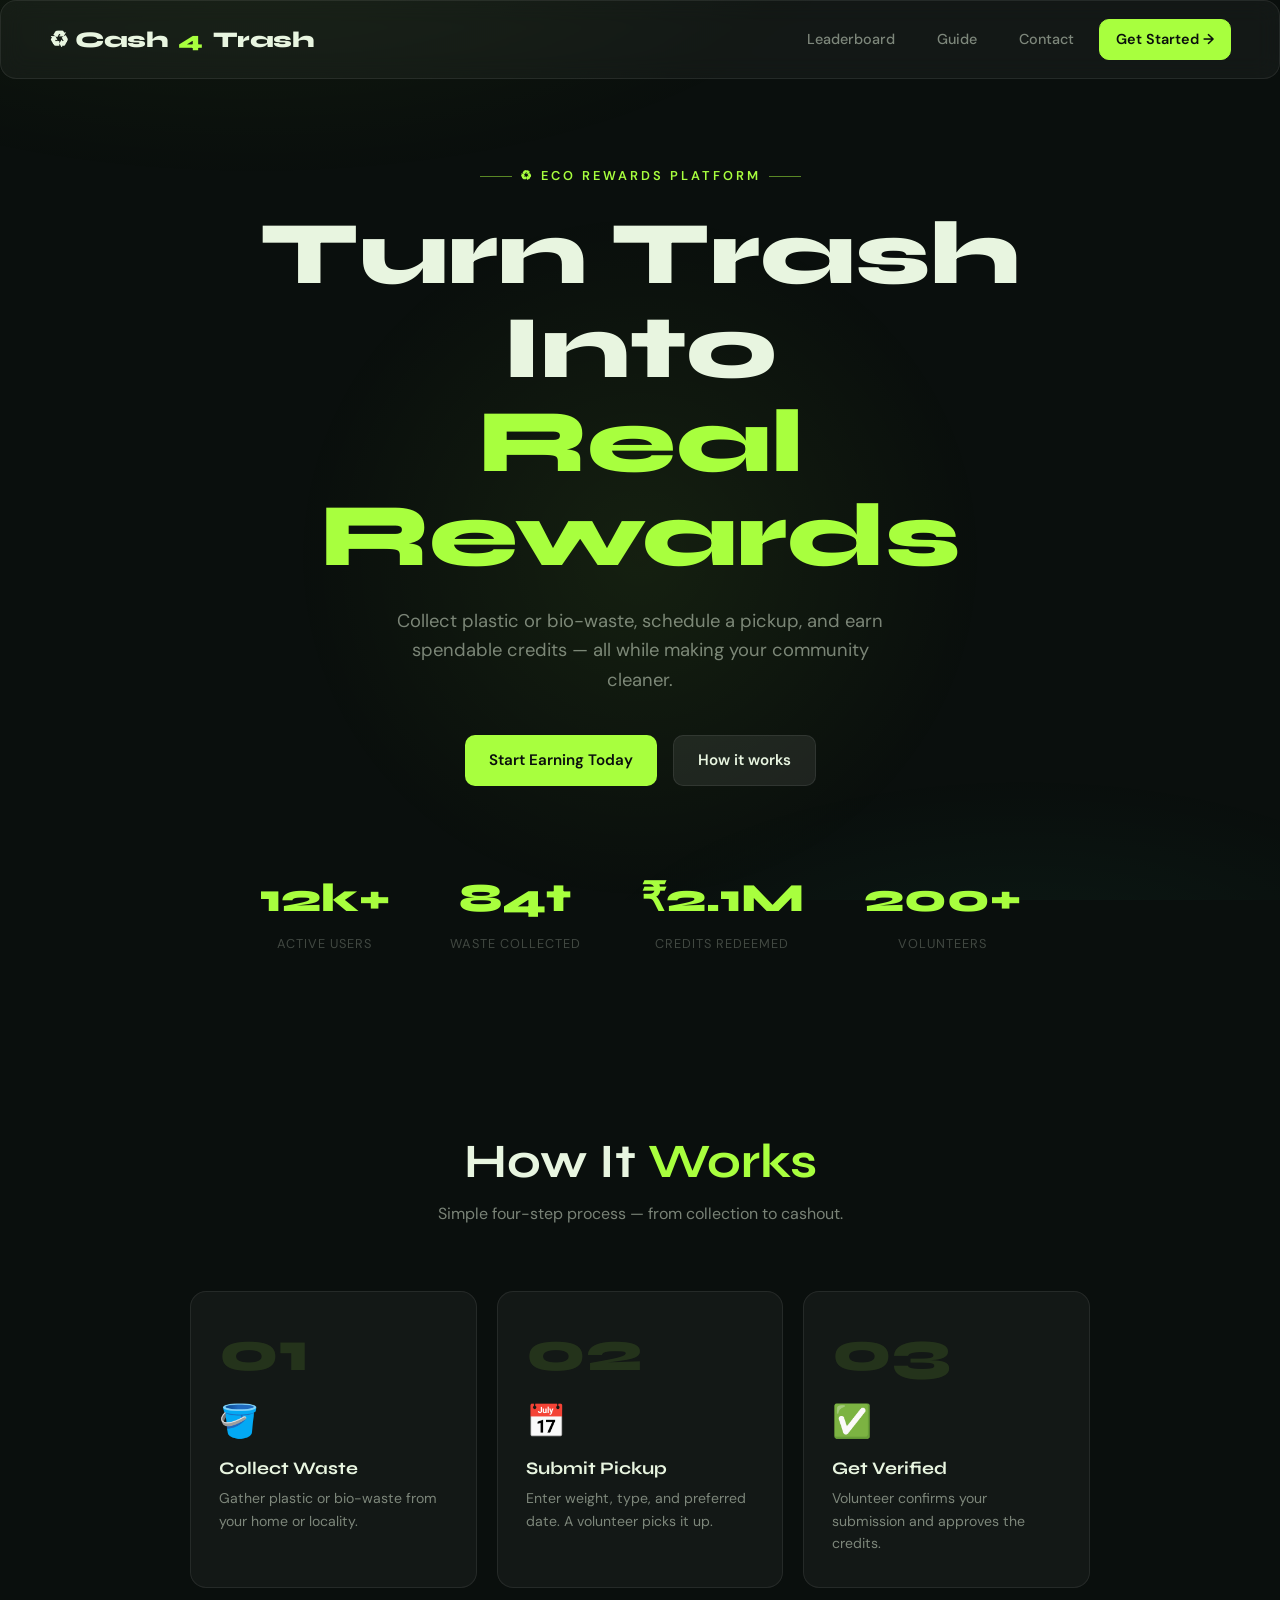
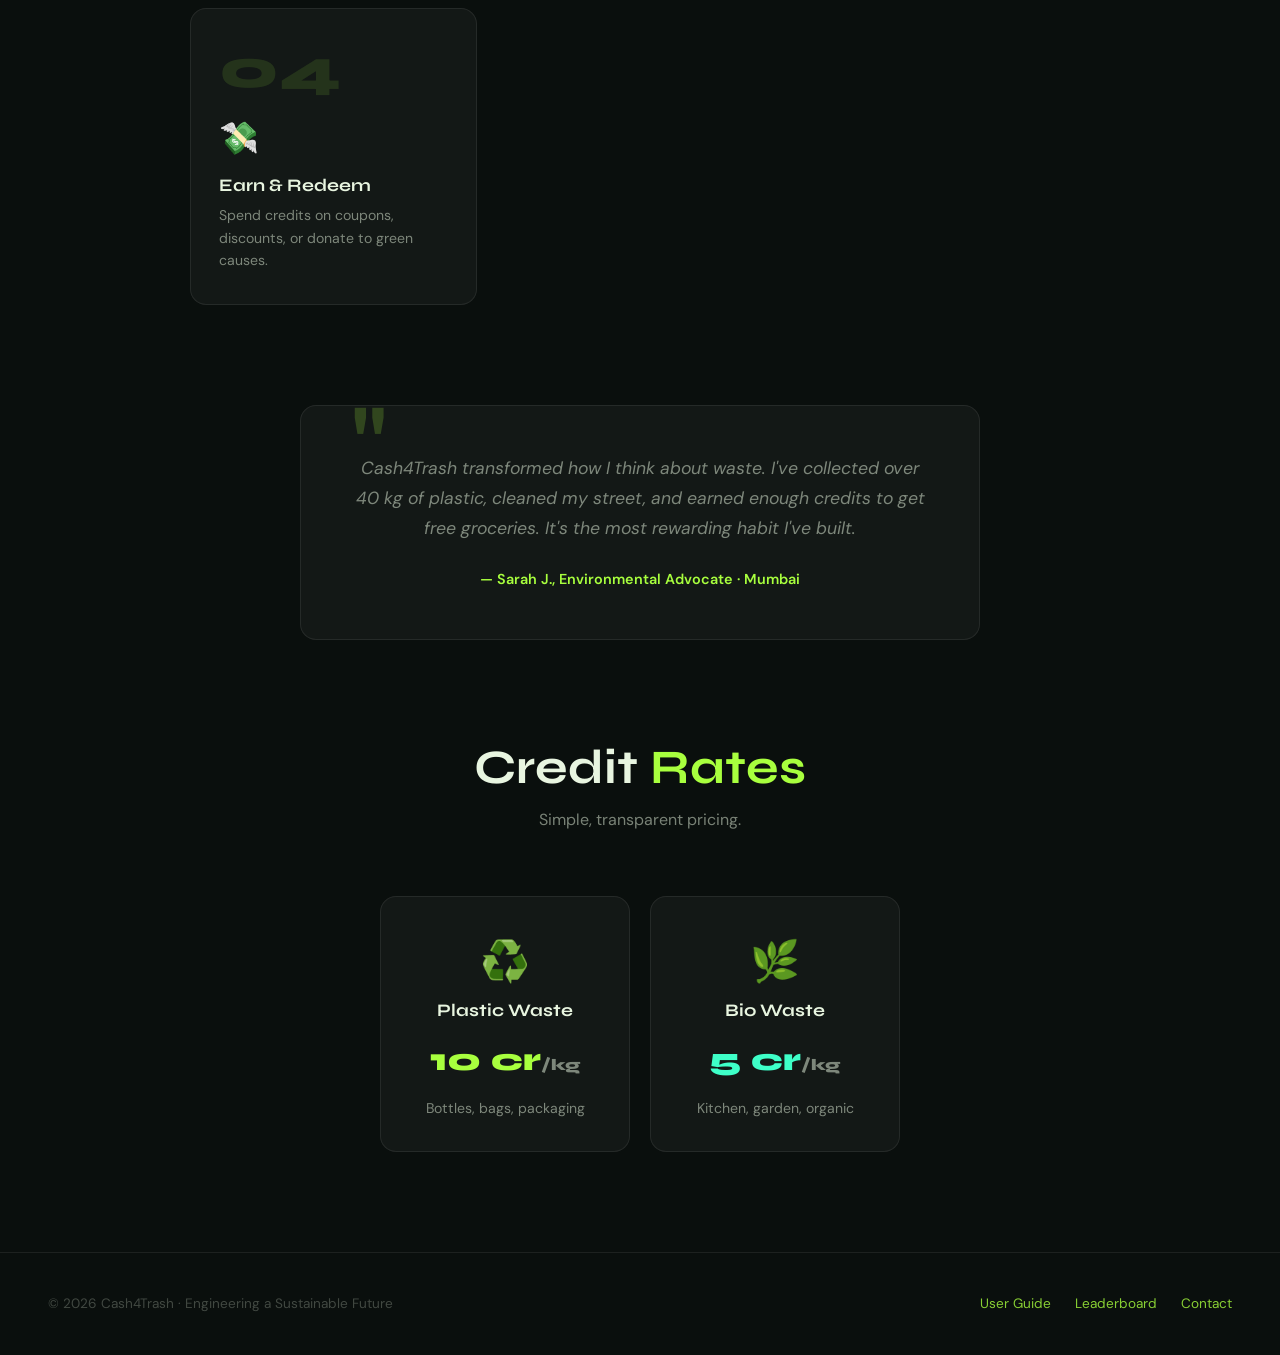
<file: index.html>
<!DOCTYPE html>
<html lang="en">
<head>
  <meta charset="UTF-8">
  <meta name="viewport" content="width=device-width, initial-scale=1.0">
  <title>Cash4Trash — Waste to Wealth</title>
  <link rel="stylesheet" href="style.css">
</head>
<body>

  <header class="navbar glass">
    <a href="index.html" class="logo">♻ Cash<span>4</span>Trash</a>
    <nav>
      <a href="leaderboard.html">Leaderboard</a>
      <a href="tutorial.html">Guide</a>
      <a href="contact.html">Contact</a>
      <a href="login.html" class="btn-nav">Get Started →</a>
    </nav>
  </header>

  <section class="hero">
    <div class="hero-bg"></div>
    <div class="hero-content">
      <div class="hero-eyebrow">♻ Eco Rewards Platform</div>
      <h1>Turn Trash Into<br><span class="accent">Real Rewards</span></h1>
      <p>Collect plastic or bio-waste, schedule a pickup, and earn spendable credits — all while making your community cleaner.</p>
      <div class="hero-cta">
        <a href="login.html" class="btn btn-primary">Start Earning Today</a>
        <a href="tutorial.html" class="btn btn-secondary">How it works</a>
      </div>

      <div class="hero-stats">
        <div class="stat-item">
          <div class="stat-num">12k+</div>
          <div class="stat-label">Active Users</div>
        </div>
        <div class="stat-item">
          <div class="stat-num">84t</div>
          <div class="stat-label">Waste Collected</div>
        </div>
        <div class="stat-item">
          <div class="stat-num">₹2.1M</div>
          <div class="stat-label">Credits Redeemed</div>
        </div>
        <div class="stat-item">
          <div class="stat-num">200+</div>
          <div class="stat-label">Volunteers</div>
        </div>
      </div>
    </div>
  </section>

  <section class="section">
    <div class="section-header">
      <h2>How It <span class="accent">Works</span></h2>
      <p>Simple four-step process — from collection to cashout.</p>
    </div>
    <div class="steps-grid">
      <div class="step-card">
        <div class="step-num">01</div>
        <div class="step-icon">🪣</div>
        <h3>Collect Waste</h3>
        <p>Gather plastic or bio-waste from your home or locality.</p>
      </div>
      <div class="step-card">
        <div class="step-num">02</div>
        <div class="step-icon">📅</div>
        <h3>Submit Pickup</h3>
        <p>Enter weight, type, and preferred date. A volunteer picks it up.</p>
      </div>
      <div class="step-card">
        <div class="step-num">03</div>
        <div class="step-icon">✅</div>
        <h3>Get Verified</h3>
        <p>Volunteer confirms your submission and approves the credits.</p>
      </div>
      <div class="step-card">
        <div class="step-num">04</div>
        <div class="step-icon">💸</div>
        <h3>Earn & Redeem</h3>
        <p>Spend credits on coupons, discounts, or donate to green causes.</p>
      </div>
    </div>
  </section>

  <section class="section" style="padding-top:0">
    <div class="testimonial-card">
      <p class="testimonial-text">Cash4Trash transformed how I think about waste. I've collected over 40 kg of plastic, cleaned my street, and earned enough credits to get free groceries. It's the most rewarding habit I've built.</p>
      <div class="testimonial-author">— Sarah J., Environmental Advocate · Mumbai</div>
    </div>
  </section>

  <section class="section" style="padding-top:0">
    <div class="section-header">
      <h2>Credit <span class="accent">Rates</span></h2>
      <p>Simple, transparent pricing.</p>
    </div>
    <div class="steps-grid" style="max-width:520px">
      <div class="step-card" style="text-align:center">
        <div style="font-size:2.5rem;margin-bottom:8px">♻️</div>
        <h3>Plastic Waste</h3>
        <div style="font-family:'Syne',sans-serif;font-size:2rem;color:var(--lime);font-weight:800;margin:12px 0">10 cr<span style="font-size:1rem;color:var(--text-muted)">/kg</span></div>
        <p>Bottles, bags, packaging</p>
      </div>
      <div class="step-card" style="text-align:center">
        <div style="font-size:2.5rem;margin-bottom:8px">🌿</div>
        <h3>Bio Waste</h3>
        <div style="font-family:'Syne',sans-serif;font-size:2rem;color:var(--teal);font-weight:800;margin:12px 0">5 cr<span style="font-size:1rem;color:var(--text-muted)">/kg</span></div>
        <p>Kitchen, garden, organic</p>
      </div>
    </div>
  </section>

  <footer>
    <span>© 2026 Cash4Trash · Engineering a Sustainable Future</span>
    <div style="display:flex;gap:24px">
      <a href="tutorial.html">User Guide</a>
      <a href="leaderboard.html">Leaderboard</a>
      <a href="contact.html">Contact</a>
    </div>
  </footer>

</body>
</html>
</file>
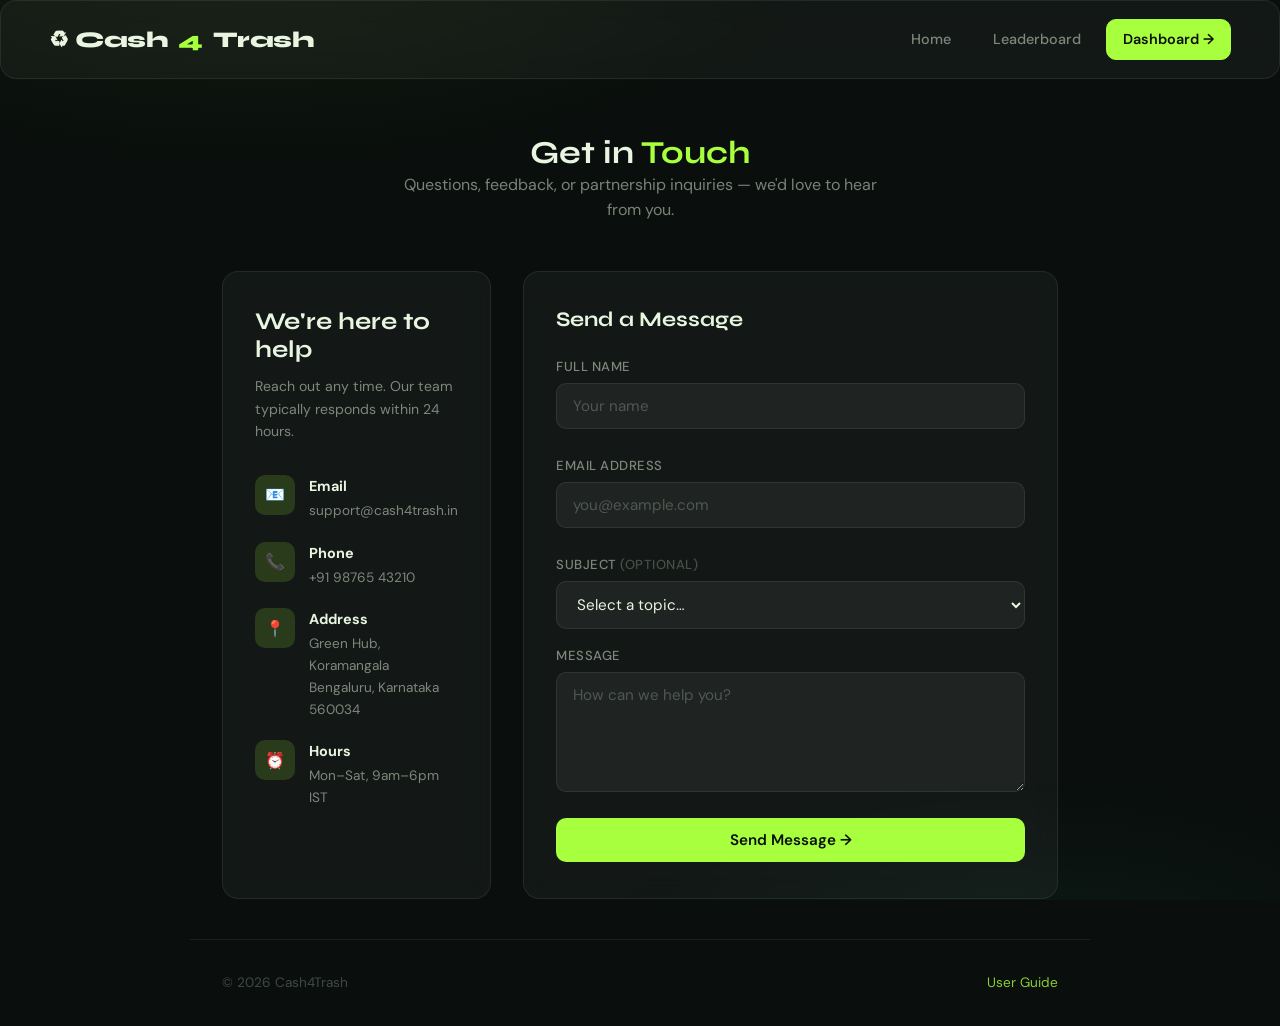
<file: contact.html>
<!DOCTYPE html>
<html lang="en">
<head>
  <meta charset="UTF-8">
  <meta name="viewport" content="width=device-width, initial-scale=1.0">
  <title>Contact — Cash4Trash</title>
  <link rel="stylesheet" href="style.css">
  <script defer src="script.js"></script>
</head>
<body>

  <header class="navbar glass">
    <a href="index.html" class="logo">♻ Cash<span>4</span>Trash</a>
    <nav>
      <a href="index.html">Home</a>
      <a href="leaderboard.html">Leaderboard</a>
      <a href="login.html" class="btn-nav">Dashboard →</a>
    </nav>
  </header>

  <div class="page-wrapper" style="max-width:900px">
    <div class="section-header" style="margin-top:16px;margin-bottom:48px">
      <h1>Get in <span class="accent">Touch</span></h1>
      <p>Questions, feedback, or partnership inquiries — we'd love to hear from you.</p>
    </div>

    <div class="contact-layout">

      <!-- Info Side -->
      <div class="glass animate" style="padding:36px 32px">
        <h2 style="font-size:1.5rem;margin-bottom:12px">We're here to help</h2>
        <p style="font-size:0.88rem;color:var(--text-muted);margin-bottom:32px">Reach out any time. Our team typically responds within 24 hours.</p>

        <div class="contact-detail">
          <div class="icon">📧</div>
          <div>
            <strong>Email</strong>
            <p>support@cash4trash.in</p>
          </div>
        </div>

        <div class="contact-detail">
          <div class="icon">📞</div>
          <div>
            <strong>Phone</strong>
            <p>+91 98765 43210</p>
          </div>
        </div>

        <div class="contact-detail">
          <div class="icon">📍</div>
          <div>
            <strong>Address</strong>
            <p>Green Hub, Koramangala<br>Bengaluru, Karnataka 560034</p>
          </div>
        </div>

        <div class="contact-detail">
          <div class="icon">⏰</div>
          <div>
            <strong>Hours</strong>
            <p>Mon–Sat, 9am–6pm IST</p>
          </div>
        </div>
      </div>

      <!-- Form Side -->
      <div class="glass animate delay-1" style="padding:36px 32px">
        <h2 style="font-size:1.3rem;margin-bottom:24px">Send a Message</h2>

        <div class="form-group">
          <label for="contactName">Full Name</label>
          <input type="text" id="contactName" placeholder="Your name">
          <span class="field-error" id="contactName-error"></span>
        </div>

        <div class="form-group">
          <label for="contactEmail">Email Address</label>
          <input type="email" id="contactEmail" placeholder="you@example.com">
          <span class="field-error" id="contactEmail-error"></span>
        </div>

        <div class="form-group">
          <label for="contactSubject">Subject <span style="color:var(--text-faint)">(optional)</span></label>
          <select id="contactSubject">
            <option value="">Select a topic…</option>
            <option value="support">General Support</option>
            <option value="credits">Credits Issue</option>
            <option value="volunteer">Volunteer Inquiry</option>
            <option value="partnership">Partnership</option>
            <option value="other">Other</option>
          </select>
        </div>

        <div class="form-group">
          <label for="contactMessage">Message</label>
          <textarea id="contactMessage" placeholder="How can we help you?" style="min-height:120px"></textarea>
          <span class="field-error" id="contactMessage-error"></span>
        </div>

        <button id="sendBtn" class="btn btn-primary btn-full" onclick="submitContact()">Send Message →</button>
      </div>

    </div>
  </div>

  <footer style="max-width:900px;margin:0 auto;padding:32px">
    <span>© 2026 Cash4Trash</span>
    <a href="tutorial.html">User Guide</a>
  </footer>

  <div id="toast-container"></div>
</body>
</html>
</file>
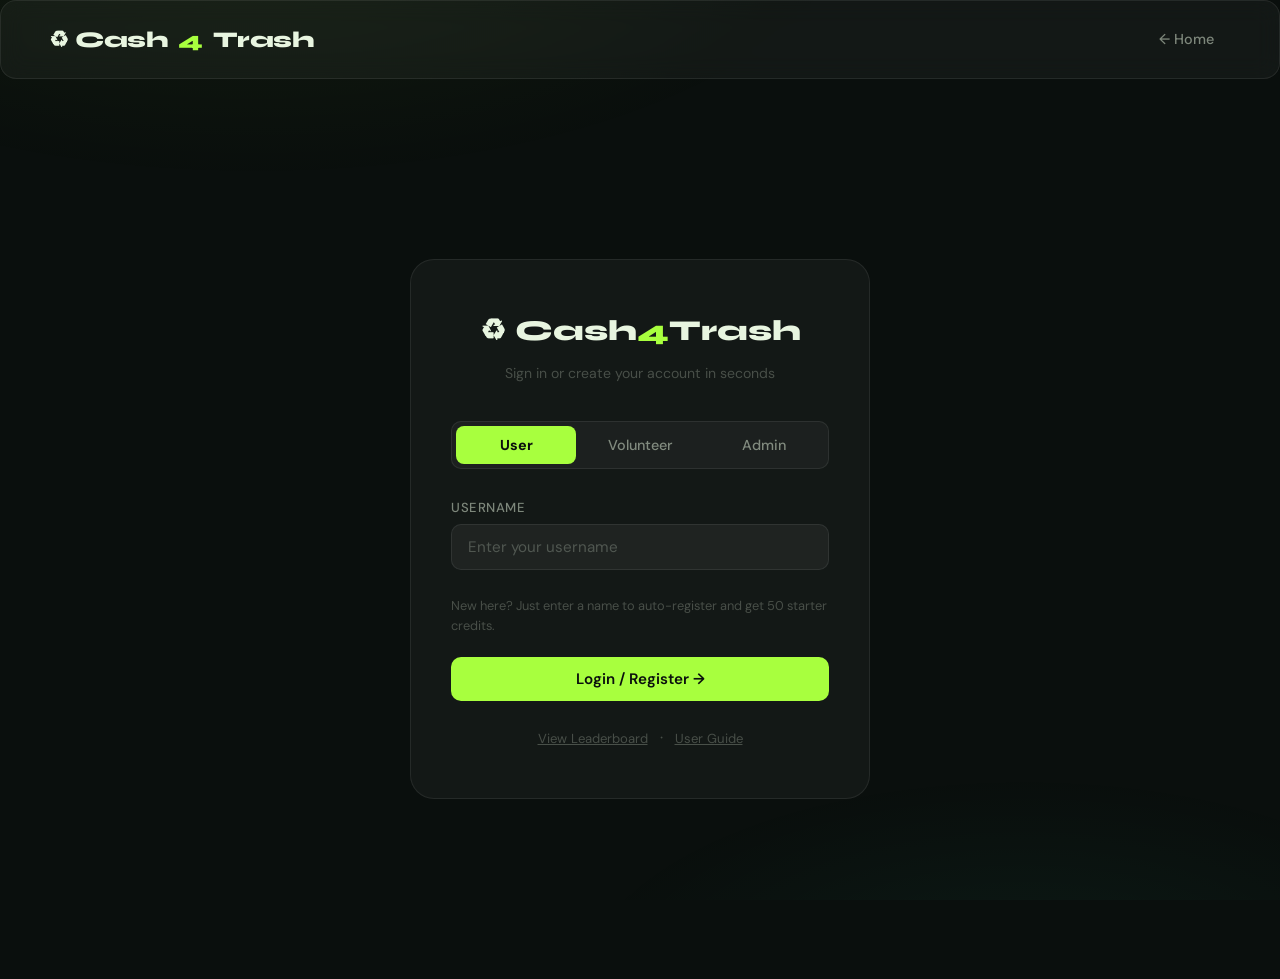
<file: dashboard.html>
<!DOCTYPE html>
<html lang="en">
<head>
  <meta charset="UTF-8">
  <meta name="viewport" content="width=device-width, initial-scale=1.0">
  <title>Dashboard — Cash4Trash</title>
  <link rel="stylesheet" href="style.css">
  <script defer src="script.js"></script>
</head>
<body data-page="dashboard">

  <header class="navbar glass">
    <a href="index.html" class="logo">♻ Cash<span>4</span>Trash</a>
    <nav>
      <a href="leaderboard.html">Leaderboard</a>
      <a href="contact.html">Contact</a>
      <a id="userPill" class="user-pill" href="#">
        <div class="user-avatar" id="dashAvatar">?</div>
        <span id="dashUserName">Loading…</span>
      </a>
      <a href="#" class="btn-nav" onclick="logout(); return false">Logout</a>
    </nav>
  </header>

  <div class="page-wrapper">

    <div class="page-header">
      <div>
        <h1>Welcome back, <span class="accent" id="dashUserName2">—</span></h1>
        <p class="text-muted mt-8">Manage your pickups and track your earnings.</p>
      </div>
      <div class="credits-pill">⚡ <span id="headerCredits">0</span> credits</div>
    </div>

    <!-- Stats Row -->
    <div class="dashboard-grid grid-3 animate">
      <div class="stat-card">
        <div class="stat-icon">⚡</div>
        <div>
          <div class="stat-num accent" id="statCredits">0</div>
          <div class="stat-label">Total Credits</div>
        </div>
      </div>
      <div class="stat-card">
        <div class="stat-icon">♻️</div>
        <div>
          <div class="stat-num" id="statPickups">0</div>
          <div class="stat-label">Total Pickups</div>
        </div>
      </div>
      <div class="stat-card">
        <div class="stat-icon">⏳</div>
        <div>
          <div class="stat-num" id="statPending">0</div>
          <div class="stat-label">Pending Verification</div>
        </div>
      </div>
    </div>

    <!-- Form + Tip -->
    <div class="dashboard-grid grid-2 mt-32">
      <!-- Submit Pickup -->
      <div class="form-card animate delay-1">
        <h2>Submit Pickup Request</h2>

        <div class="form-group">
          <label for="wasteType">Waste Type</label>
          <select id="wasteType">
            <option value="plastic">♻️ Plastic — 10 credits/kg</option>
            <option value="bio">🌿 Bio Waste — 5 credits/kg</option>
          </select>
        </div>

        <div class="form-group">
          <label for="weight">Weight (kg)</label>
          <input type="number" id="weight" min="0.1" max="1000" step="0.1" placeholder="e.g. 5.5">
          <span class="field-error" id="weight-error"></span>
        </div>

        <div class="form-group">
          <label for="pickupDate">Pickup Date</label>
          <input type="date" id="pickupDate">
          <span class="field-error" id="pickupDate-error"></span>
        </div>

        <div class="form-group">
          <label for="instructions">Instructions for Volunteer <span style="color:var(--text-faint)">(optional)</span></label>
          <textarea id="instructions" placeholder="E.g. Call before arriving, leave bag at front gate…"></textarea>
        </div>

        <div class="credit-estimate">
          <span>Estimated Credits</span>
          <strong id="estimate">0</strong>
        </div>

        <button class="btn btn-primary btn-full" onclick="submitPickup()">Submit Pickup Request →</button>
      </div>

      <!-- Tips Card -->
      <div class="form-card animate delay-2" style="display:flex;flex-direction:column;gap:20px">
        <h2>Tips & Info</h2>

        <div style="background:var(--lime-glow);border:1px solid var(--border-bright);border-radius:var(--radius-sm);padding:20px">
          <div style="font-weight:600;margin-bottom:6px;font-size:0.9rem">💡 Maximize Credits</div>
          <p style="font-size:0.85rem;color:var(--text-muted)">Sort your waste before submission. Clean, sorted plastic earns at full rate. Mixed batches may be downgraded.</p>
        </div>

        <div style="background:var(--surface-hover);border:1px solid var(--border);border-radius:var(--radius-sm);padding:20px">
          <div style="font-weight:600;margin-bottom:6px;font-size:0.9rem">📦 What's Accepted</div>
          <p style="font-size:0.85rem;color:var(--text-muted)">Plastic bottles, bags, wrappers, cartons. Organic kitchen waste, garden clippings, fruit/vegetable scraps.</p>
        </div>

        <div style="background:var(--surface-hover);border:1px solid var(--border);border-radius:var(--radius-sm);padding:20px">
          <div style="font-weight:600;margin-bottom:6px;font-size:0.9rem">⚡ Credit Rates</div>
          <p style="font-size:0.85rem;color:var(--text-muted)">Plastic: <strong style="color:var(--lime)">10 cr/kg</strong> · Bio Waste: <strong style="color:var(--teal)">5 cr/kg</strong><br>Credits credited after volunteer verification.</p>
        </div>
      </div>
    </div>

    <!-- Pickup History -->
    <div class="history-card mt-32 animate delay-3">
      <div class="card-header">
        <h2>Pickup History</h2>
      </div>
      <div class="table-wrap">
        <table>
          <thead>
            <tr>
              <th>Date</th>
              <th>Type</th>
              <th>Weight</th>
              <th>Credits</th>
              <th>Status</th>
              <th>Notes</th>
            </tr>
          </thead>
          <tbody id="historyBody">
            <tr><td colspan="6"><div class="empty-state"><div class="icon">📦</div><p>Loading…</p></div></td></tr>
          </tbody>
        </table>
      </div>
    </div>

  </div>

  <div id="toast-container"></div>

  <script>
    // Sync second name display and header credits after render
    document.addEventListener('DOMContentLoaded', () => {
      const user = (() => { try { return JSON.parse(localStorage.getItem('c4t_current_user')); } catch { return null; } })();
      if (!user) return;
      const n2 = document.getElementById('dashUserName2');
      const hc = document.getElementById('headerCredits');
      if (n2) n2.textContent = user.username;
      if (hc) hc.textContent = user.credits || 0;
    });
  </script>
</body>
</html>
</file>
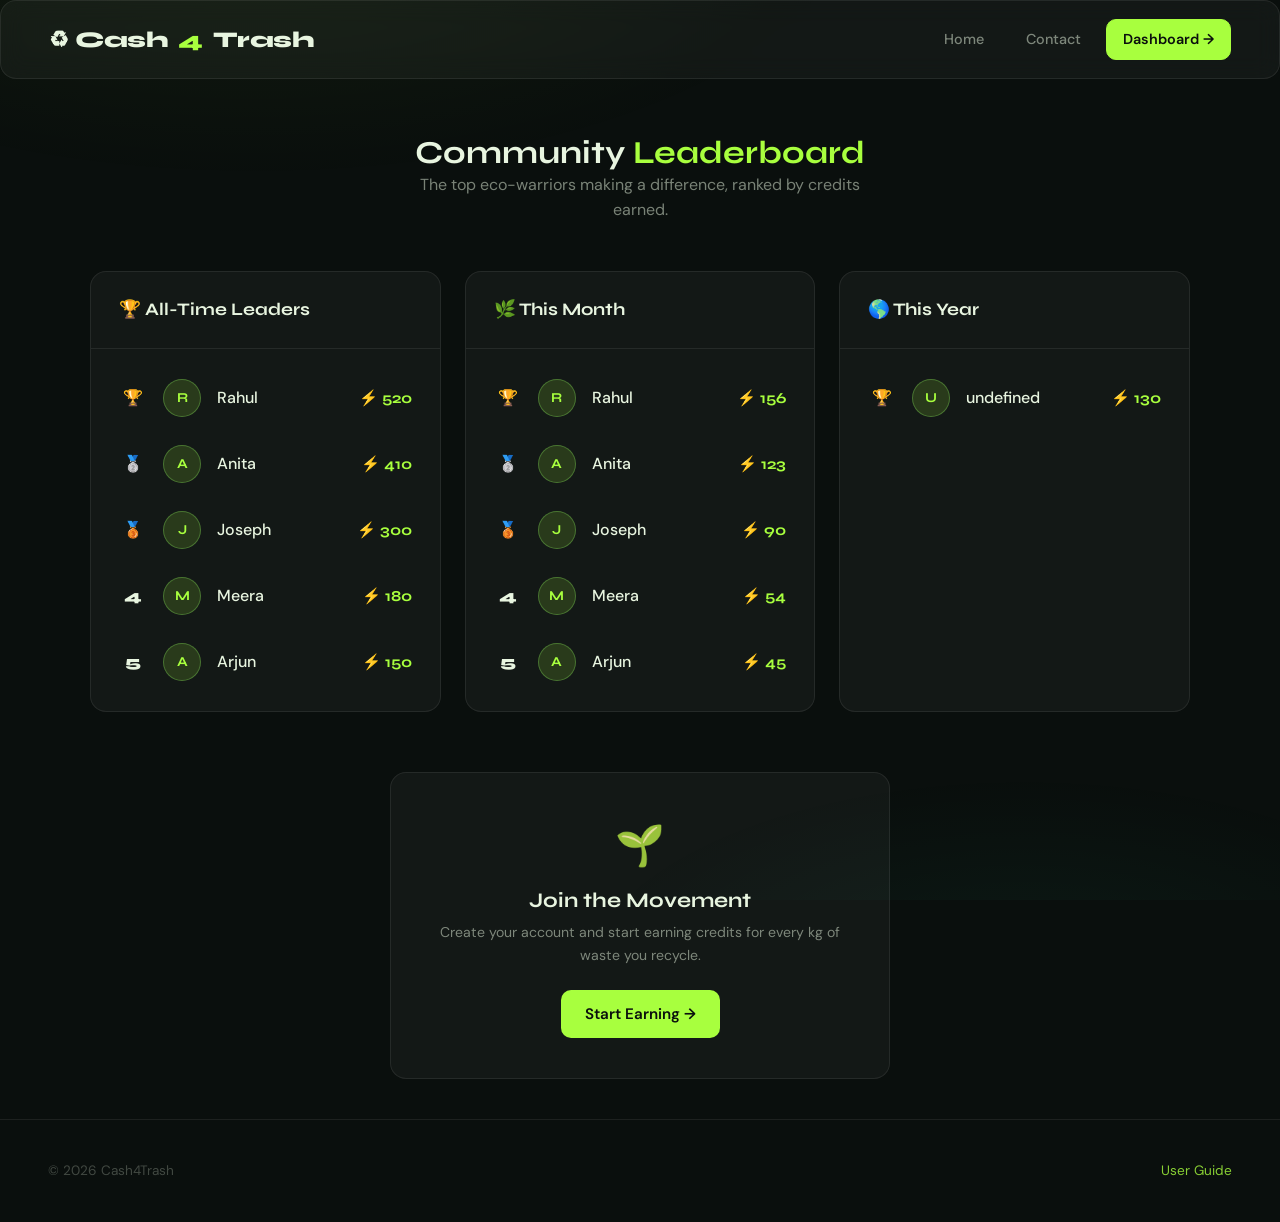
<file: leaderboard.html>
<!DOCTYPE html>
<html lang="en">
<head>
  <meta charset="UTF-8">
  <meta name="viewport" content="width=device-width, initial-scale=1.0">
  <title>Leaderboard — Cash4Trash</title>
  <link rel="stylesheet" href="style.css">
  <script defer src="script.js"></script>
</head>
<body data-page="leaderboard">

  <header class="navbar glass">
    <a href="index.html" class="logo">♻ Cash<span>4</span>Trash</a>
    <nav>
      <a href="index.html">Home</a>
      <a href="contact.html">Contact</a>
      <a href="login.html" class="btn-nav">Dashboard →</a>
    </nav>
  </header>

  <div class="page-wrapper">

    <div class="section-header" style="margin-top:16px;margin-bottom:48px">
      <h1>Community <span class="accent">Leaderboard</span></h1>
      <p>The top eco-warriors making a difference, ranked by credits earned.</p>
    </div>

    <div class="leaderboard-grid">

      <!-- Overall -->
      <div class="leaderboard-card animate">
        <div class="lb-header">🏆 All-Time Leaders</div>
        <div class="lb-list" id="lb-overall">
          <div class="empty-state" style="padding:24px"><p>Loading…</p></div>
        </div>
      </div>

      <!-- Monthly -->
      <div class="leaderboard-card animate delay-1">
        <div class="lb-header">🌿 This Month</div>
        <div class="lb-list" id="lb-monthly">
          <div class="empty-state" style="padding:24px"><p>Loading…</p></div>
        </div>
      </div>

      <!-- Yearly -->
      <div class="leaderboard-card animate delay-2">
        <div class="lb-header">🌎 This Year</div>
        <div class="lb-list" id="lb-yearly">
          <div class="empty-state" style="padding:24px"><p>Loading…</p></div>
        </div>
      </div>

    </div>

    <div style="text-align:center;margin-top:60px;padding:40px;background:var(--surface);border:1px solid var(--border);border-radius:var(--radius);max-width:500px;margin-left:auto;margin-right:auto" class="animate delay-3">
      <div style="font-size:2.5rem;margin-bottom:12px">🌱</div>
      <h2 style="font-size:1.3rem;margin-bottom:8px">Join the Movement</h2>
      <p style="color:var(--text-muted);font-size:0.88rem;margin-bottom:24px">Create your account and start earning credits for every kg of waste you recycle.</p>
      <a href="login.html" class="btn btn-primary">Start Earning →</a>
    </div>

  </div>

  <footer>
    <span>© 2026 Cash4Trash</span>
    <a href="tutorial.html">User Guide</a>
  </footer>

  <div id="toast-container"></div>
</body>
</html>
</file>
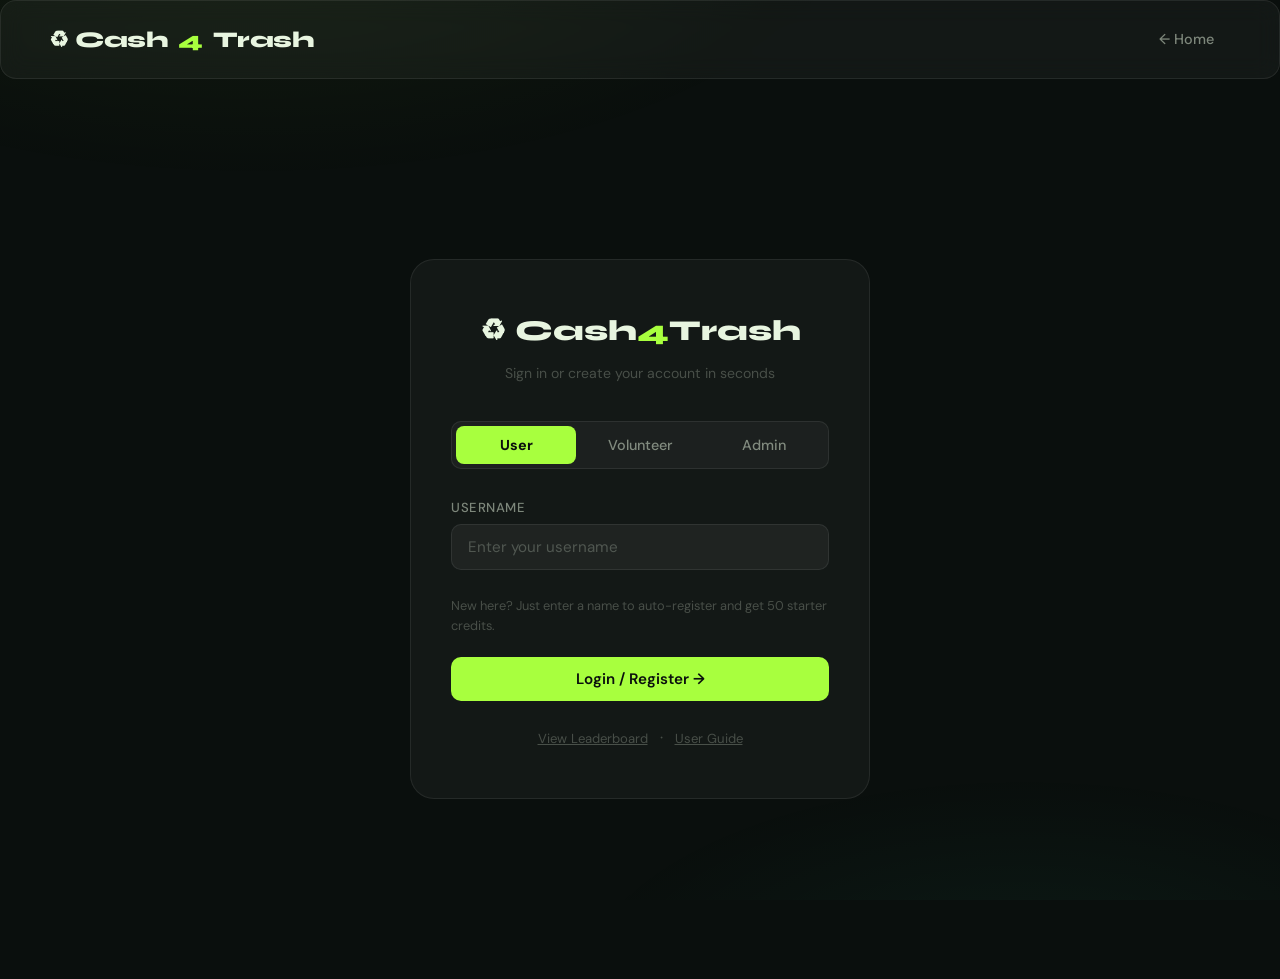
<file: login.html>
<!DOCTYPE html>
<html lang="en">
<head>
  <meta charset="UTF-8">
  <meta name="viewport" content="width=device-width, initial-scale=1.0">
  <title>Login — Cash4Trash</title>
  <link rel="stylesheet" href="style.css">
  <script defer src="script.js"></script>
</head>
<body>

  <header class="navbar glass">
    <a href="index.html" class="logo">♻ Cash<span>4</span>Trash</a>
    <nav>
      <a href="index.html">← Home</a>
    </nav>
  </header>

  <div class="login-page">
    <div class="login-box">
      <div class="login-logo">♻ Cash<span class="accent">4</span>Trash</div>
      <p class="login-sub">Sign in or create your account in seconds</p>

      <div class="tabs">
        <button class="tab-btn active" data-tab="tab-user" onclick="showTab('tab-user')">User</button>
        <button class="tab-btn" data-tab="tab-volunteer" onclick="showTab('tab-volunteer')">Volunteer</button>
        <button class="tab-btn" data-tab="tab-admin" onclick="showTab('tab-admin')">Admin</button>
      </div>

      <!-- User Tab -->
      <div id="tab-user" class="tab-content active">
        <div class="form-group">
          <label for="userName">Username</label>
          <input type="text" id="userName" placeholder="Enter your username" autocomplete="off">
          <span class="field-error" id="userName-error"></span>
        </div>
        <p style="font-size:0.8rem;color:var(--text-faint);margin-bottom:20px">New here? Just enter a name to auto-register and get 50 starter credits.</p>
        <button class="btn btn-primary btn-full" onclick="loginUser()">Login / Register →</button>
      </div>

      <!-- Volunteer Tab -->
      <div id="tab-volunteer" class="tab-content">
        <div class="form-group">
          <label for="volunteerName">Volunteer Name</label>
          <input type="text" id="volunteerName" placeholder="Enter your volunteer name" autocomplete="off">
          <span class="field-error" id="volunteerName-error"></span>
        </div>
        <p style="font-size:0.8rem;color:var(--text-faint);margin-bottom:20px">Volunteers earn 20% of each verified pickup's credit value.</p>
        <button class="btn btn-primary btn-full" onclick="loginVolunteer()">Enter Volunteer Panel →</button>
      </div>

      <!-- Admin Tab -->
      <div id="tab-admin" class="tab-content">
        <div class="form-group">
          <label for="adminPassword">Admin Password</label>
          <input type="password" id="adminPassword" placeholder="••••••••">
          <span class="field-error" id="adminPassword-error"></span>
        </div>
        <p style="font-size:0.8rem;color:var(--text-faint);margin-bottom:20px">Default password: <code style="background:var(--surface-hover);padding:2px 6px;border-radius:4px">admin123</code></p>
        <button class="btn btn-primary btn-full" onclick="loginAdmin()">Admin Access →</button>
      </div>

      <div style="margin-top:24px;text-align:center">
        <a href="leaderboard.html" style="font-size:0.82rem;color:var(--text-faint)">View Leaderboard</a>
        <span style="color:var(--text-faint);margin:0 8px">·</span>
        <a href="tutorial.html" style="font-size:0.82rem;color:var(--text-faint)">User Guide</a>
      </div>
    </div>
  </div>

  <div id="toast-container"></div>
</body>
</html>
</file>
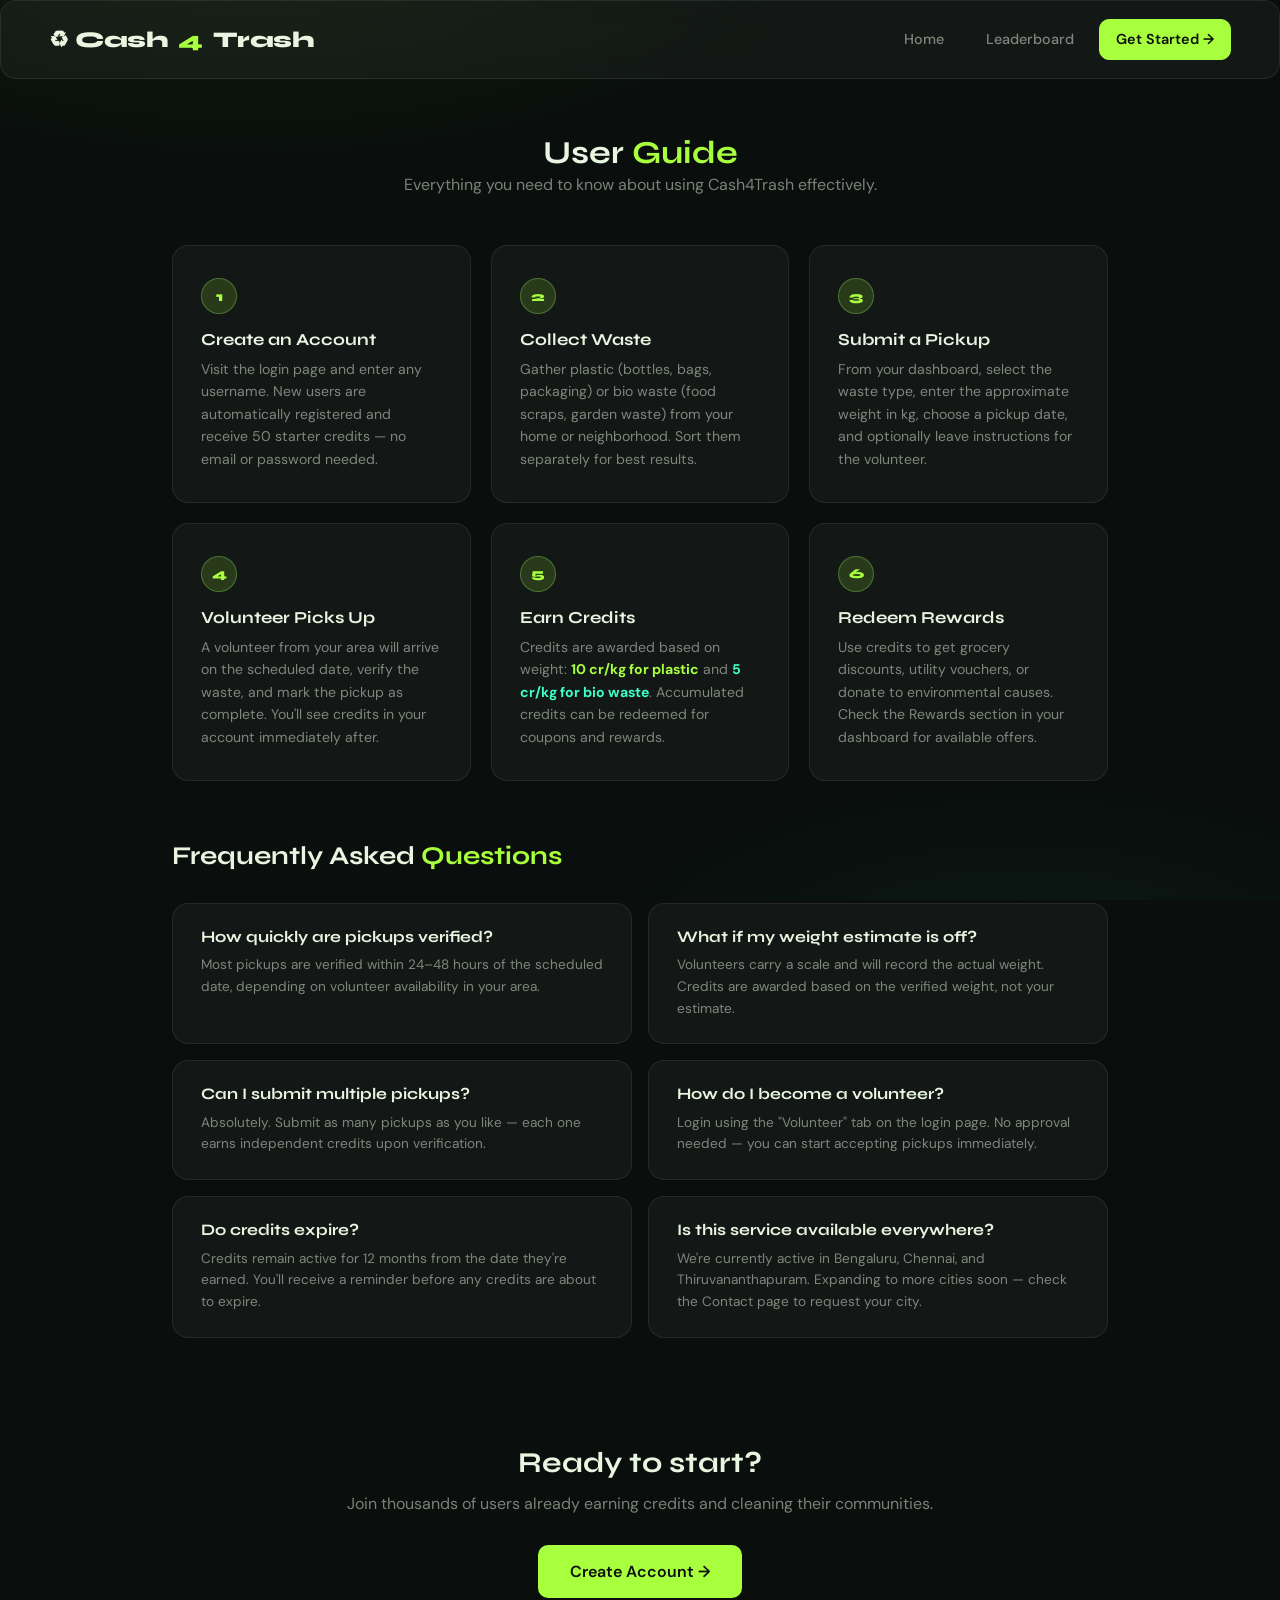
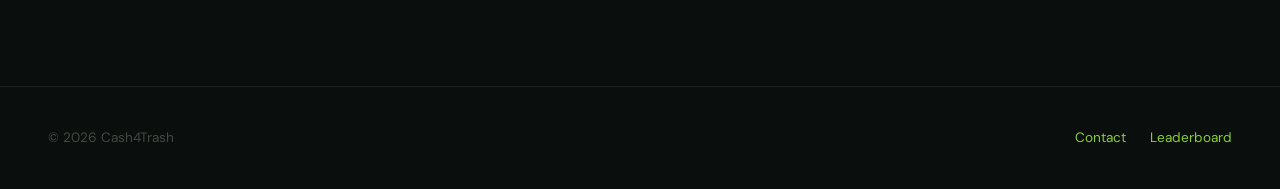
<file: tutorial.html>
<!DOCTYPE html>
<html lang="en">
<head>
  <meta charset="UTF-8">
  <meta name="viewport" content="width=device-width, initial-scale=1.0">
  <title>User Guide — Cash4Trash</title>
  <link rel="stylesheet" href="style.css">
</head>
<body>

  <header class="navbar glass">
    <a href="index.html" class="logo">♻ Cash<span>4</span>Trash</a>
    <nav>
      <a href="index.html">Home</a>
      <a href="leaderboard.html">Leaderboard</a>
      <a href="login.html" class="btn-nav">Get Started →</a>
    </nav>
  </header>

  <div class="page-wrapper" style="max-width:1000px">
    <div class="section-header" style="margin-top:16px;margin-bottom:48px">
      <h1>User <span class="accent">Guide</span></h1>
      <p>Everything you need to know about using Cash4Trash effectively.</p>
    </div>

    <div class="tutorial-grid animate">
      <div class="tutorial-step">
        <div class="tutorial-step-num">1</div>
        <h3>Create an Account</h3>
        <p>Visit the login page and enter any username. New users are automatically registered and receive 50 starter credits — no email or password needed.</p>
      </div>

      <div class="tutorial-step">
        <div class="tutorial-step-num">2</div>
        <h3>Collect Waste</h3>
        <p>Gather plastic (bottles, bags, packaging) or bio waste (food scraps, garden waste) from your home or neighborhood. Sort them separately for best results.</p>
      </div>

      <div class="tutorial-step">
        <div class="tutorial-step-num">3</div>
        <h3>Submit a Pickup</h3>
        <p>From your dashboard, select the waste type, enter the approximate weight in kg, choose a pickup date, and optionally leave instructions for the volunteer.</p>
      </div>

      <div class="tutorial-step">
        <div class="tutorial-step-num">4</div>
        <h3>Volunteer Picks Up</h3>
        <p>A volunteer from your area will arrive on the scheduled date, verify the waste, and mark the pickup as complete. You'll see credits in your account immediately after.</p>
      </div>

      <div class="tutorial-step">
        <div class="tutorial-step-num">5</div>
        <h3>Earn Credits</h3>
        <p>Credits are awarded based on weight: <strong style="color:var(--lime)">10 cr/kg for plastic</strong> and <strong style="color:var(--teal)">5 cr/kg for bio waste</strong>. Accumulated credits can be redeemed for coupons and rewards.</p>
      </div>

      <div class="tutorial-step">
        <div class="tutorial-step-num">6</div>
        <h3>Redeem Rewards</h3>
        <p>Use credits to get grocery discounts, utility vouchers, or donate to environmental causes. Check the Rewards section in your dashboard for available offers.</p>
      </div>
    </div>

    <!-- FAQ -->
    <div style="margin-top:60px" class="animate delay-2">
      <h2 style="font-size:1.6rem;margin-bottom:32px">Frequently Asked <span class="accent">Questions</span></h2>
      <div class="dashboard-grid grid-2" style="gap:16px">

        <div class="glass" style="padding:24px 28px">
          <h3 style="font-size:1rem;margin-bottom:8px">How quickly are pickups verified?</h3>
          <p style="font-size:0.85rem;color:var(--text-muted)">Most pickups are verified within 24–48 hours of the scheduled date, depending on volunteer availability in your area.</p>
        </div>

        <div class="glass" style="padding:24px 28px">
          <h3 style="font-size:1rem;margin-bottom:8px">What if my weight estimate is off?</h3>
          <p style="font-size:0.85rem;color:var(--text-muted)">Volunteers carry a scale and will record the actual weight. Credits are awarded based on the verified weight, not your estimate.</p>
        </div>

        <div class="glass" style="padding:24px 28px">
          <h3 style="font-size:1rem;margin-bottom:8px">Can I submit multiple pickups?</h3>
          <p style="font-size:0.85rem;color:var(--text-muted)">Absolutely. Submit as many pickups as you like — each one earns independent credits upon verification.</p>
        </div>

        <div class="glass" style="padding:24px 28px">
          <h3 style="font-size:1rem;margin-bottom:8px">How do I become a volunteer?</h3>
          <p style="font-size:0.85rem;color:var(--text-muted)">Login using the "Volunteer" tab on the login page. No approval needed — you can start accepting pickups immediately.</p>
        </div>

        <div class="glass" style="padding:24px 28px">
          <h3 style="font-size:1rem;margin-bottom:8px">Do credits expire?</h3>
          <p style="font-size:0.85rem;color:var(--text-muted)">Credits remain active for 12 months from the date they're earned. You'll receive a reminder before any credits are about to expire.</p>
        </div>

        <div class="glass" style="padding:24px 28px">
          <h3 style="font-size:1rem;margin-bottom:8px">Is this service available everywhere?</h3>
          <p style="font-size:0.85rem;color:var(--text-muted)">We're currently active in Bengaluru, Chennai, and Thiruvananthapuram. Expanding to more cities soon — check the Contact page to request your city.</p>
        </div>

      </div>
    </div>

    <div style="text-align:center;margin-top:60px;padding:48px 24px" class="animate delay-3">
      <h2 style="font-size:1.8rem;margin-bottom:12px">Ready to start?</h2>
      <p style="color:var(--text-muted);margin-bottom:28px">Join thousands of users already earning credits and cleaning their communities.</p>
      <a href="login.html" class="btn btn-primary" style="font-size:1rem;padding:14px 32px">Create Account →</a>
    </div>
  </div>

  <footer>
    <span>© 2026 Cash4Trash</span>
    <div style="display:flex;gap:24px">
      <a href="contact.html">Contact</a>
      <a href="leaderboard.html">Leaderboard</a>
    </div>
  </footer>

</body>
</html>
</file>
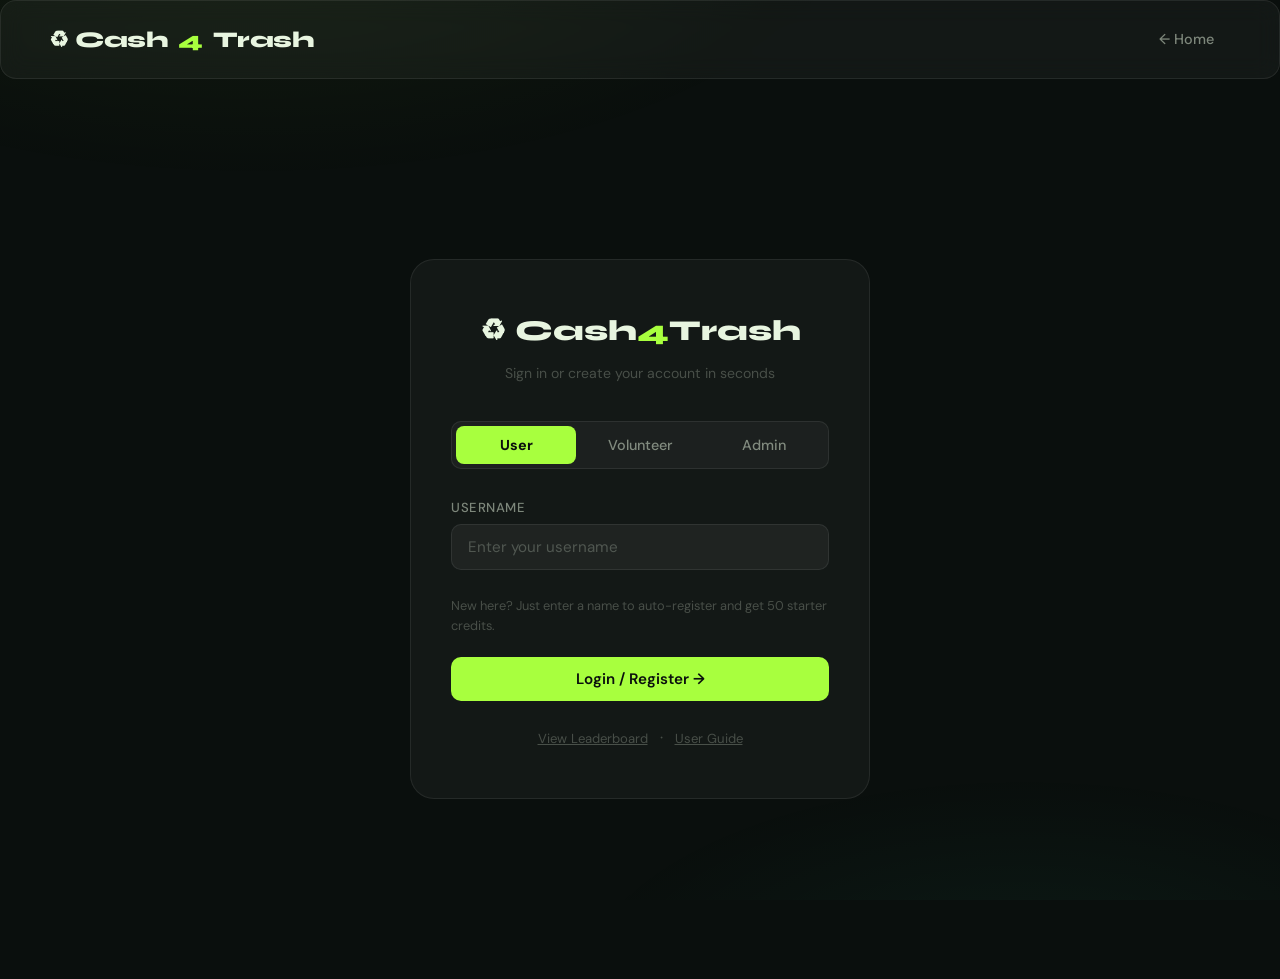
<file: volunteer.html>
<!DOCTYPE html>
<html lang="en">
<head>
  <meta charset="UTF-8">
  <meta name="viewport" content="width=device-width, initial-scale=1.0">
  <title>Volunteer Panel — Cash4Trash</title>
  <link rel="stylesheet" href="style.css">
  <script defer src="script.js"></script>
</head>
<body data-page="volunteer">

  <header class="navbar glass">
    <a href="index.html" class="logo">♻ Cash<span>4</span>Trash</a>
    <nav>
      <a id="volPill" class="user-pill" href="#">
        <div class="user-avatar" id="volAvatar">V</div>
        <span id="volName">Volunteer</span>
      </a>
      <a href="#" class="btn-nav" onclick="logout(); return false">Logout</a>
    </nav>
  </header>

  <div class="page-wrapper">

    <div class="page-header">
      <div>
        <h1>Volunteer <span class="accent">Panel</span></h1>
        <p class="text-muted mt-8">Review and complete waste pickup requests. Earn credits with every verified pickup.</p>
      </div>
    </div>

    <!-- Volunteer Stats -->
    <div class="dashboard-grid grid-2 animate">
      <div class="stat-card">
        <div class="stat-icon">⚡</div>
        <div>
          <div class="stat-num accent" id="volCredits">0</div>
          <div class="stat-label">Volunteer Credits Earned</div>
        </div>
      </div>
      <div class="stat-card">
        <div class="stat-icon">✅</div>
        <div>
          <div class="stat-num" id="volCompleted">0</div>
          <div class="stat-label">Pickups Completed</div>
        </div>
      </div>
    </div>

    <!-- Pending Pickups -->
    <div class="form-card mt-32 animate delay-1">
      <div style="display:flex;justify-content:space-between;align-items:center;margin-bottom:24px;flex-wrap:wrap;gap:12px">
        <h2>Pending Pickup Requests</h2>
        <button class="btn btn-secondary" style="font-size:0.82rem;padding:8px 16px" onclick="renderPendingPickups()">↺ Refresh</button>
      </div>

      <div id="pickupRequests">
        <div class="empty-state"><div class="icon">⏳</div><p>Loading requests…</p></div>
      </div>
    </div>

    <!-- How it works for volunteers -->
    <div class="form-card mt-32 animate delay-2">
      <h2 style="margin-bottom:20px">Volunteer Guidelines</h2>
      <div class="dashboard-grid grid-3" style="margin-top:0">
        <div style="background:var(--lime-glow);border:1px solid var(--border-bright);border-radius:var(--radius-sm);padding:20px">
          <div style="font-size:1.5rem;margin-bottom:8px">📍</div>
          <h3 style="font-size:0.95rem;margin-bottom:6px">Arrive on time</h3>
          <p style="font-size:0.82rem;color:var(--text-muted)">Be punctual. If delayed, message the user via the app.</p>
        </div>
        <div style="background:var(--surface-hover);border:1px solid var(--border);border-radius:var(--radius-sm);padding:20px">
          <div style="font-size:1.5rem;margin-bottom:8px">⚖️</div>
          <h3 style="font-size:0.95rem;margin-bottom:6px">Verify weight</h3>
          <p style="font-size:0.82rem;color:var(--text-muted)">Use a scale to confirm the actual weight before completing.</p>
        </div>
        <div style="background:var(--surface-hover);border:1px solid var(--border);border-radius:var(--radius-sm);padding:20px">
          <div style="font-size:1.5rem;margin-bottom:8px">♻️</div>
          <h3 style="font-size:0.95rem;margin-bottom:6px">Sort waste</h3>
          <p style="font-size:0.82rem;color:var(--text-muted)">Keep plastic and bio waste separate for proper recycling.</p>
        </div>
      </div>
      <div style="margin-top:16px;padding:16px 20px;background:var(--teal-dim);border:1px solid rgba(62,255,200,0.2);border-radius:var(--radius-sm);font-size:0.85rem;color:var(--text-muted)">
        💰 You earn <strong style="color:var(--teal)">20% of the pickup's credit value</strong> for every completed verification. Reject fraudulent or incorrect submissions.
      </div>
    </div>

  </div>

  <div id="toast-container"></div>
</body>
</html>
</file>
<file: style.css>
@import url('https://fonts.googleapis.com/css2?family=Syne:wght@400;600;700;800&family=DM+Sans:ital,opsz,wght@0,9..40,300;0,9..40,400;0,9..40,500;1,9..40,300&display=swap');

:root {
  --bg: #0a0f0d;
  --bg-2: #111a15;
  --bg-3: #172119;
  --surface: rgba(255,255,255,0.04);
  --surface-hover: rgba(255,255,255,0.08);
  --border: rgba(255,255,255,0.08);
  --border-bright: rgba(150,255,100,0.3);
  --lime: #a8ff3e;
  --lime-dim: #7acc2b;
  --lime-glow: rgba(168,255,62,0.15);
  --teal: #3effc8;
  --teal-dim: rgba(62,255,200,0.12);
  --text: #e8f5e0;
  --text-muted: rgba(232,245,224,0.5);
  --text-faint: rgba(232,245,224,0.25);
  --danger: #ff5e5e;
  --gold: #f5c842;
  --silver: #c0c9cc;
  --bronze: #cd7f32;
  --radius: 16px;
  --radius-sm: 10px;
  --transition: 0.25s cubic-bezier(0.4, 0, 0.2, 1);
}

*, *::before, *::after { box-sizing: border-box; margin: 0; padding: 0; }

html { scroll-behavior: smooth; }

body {
  font-family: 'DM Sans', sans-serif;
  background: var(--bg);
  color: var(--text);
  min-height: 100vh;
  line-height: 1.6;
  overflow-x: hidden;
}

/* Background texture */
body::before {
  content: '';
  position: fixed;
  inset: 0;
  background:
    radial-gradient(ellipse 80% 50% at 20% -10%, rgba(168,255,62,0.06) 0%, transparent 60%),
    radial-gradient(ellipse 60% 40% at 80% 110%, rgba(62,255,200,0.05) 0%, transparent 60%);
  pointer-events: none;
  z-index: 0;
}

/* ── TYPOGRAPHY ─────────────────────────────────── */
h1, h2, h3, h4 { font-family: 'Syne', sans-serif; font-weight: 700; line-height: 1.15; }

.accent { color: var(--lime); }

/* ── SCROLLBAR ──────────────────────────────────── */
::-webkit-scrollbar { width: 6px; }
::-webkit-scrollbar-track { background: var(--bg); }
::-webkit-scrollbar-thumb { background: var(--border-bright); border-radius: 3px; }

/* ── NAVBAR ─────────────────────────────────────── */
.navbar {
  position: sticky;
  top: 0;
  z-index: 100;
  display: flex;
  align-items: center;
  justify-content: space-between;
  padding: 18px 48px;
  background: rgba(10,15,13,0.85);
  backdrop-filter: blur(20px);
  border-bottom: 1px solid var(--border);
  animation: slideDown 0.5s ease both;
}

@keyframes slideDown {
  from { transform: translateY(-100%); opacity: 0; }
  to { transform: translateY(0); opacity: 1; }
}

.navbar .logo {
  font-family: 'Syne', sans-serif;
  font-size: 1.4rem;
  font-weight: 800;
  color: var(--text);
  text-decoration: none;
  display: flex;
  align-items: center;
  gap: 10px;
  letter-spacing: -0.5px;
}

.navbar .logo span { color: var(--lime); }

.navbar nav { display: flex; align-items: center; gap: 8px; }

.navbar nav a {
  color: var(--text-muted);
  text-decoration: none;
  font-size: 0.9rem;
  font-weight: 500;
  padding: 8px 16px;
  border-radius: var(--radius-sm);
  border: 1px solid transparent;
  transition: var(--transition);
}

.navbar nav a:hover {
  color: var(--text);
  background: var(--surface-hover);
  border-color: var(--border);
}

.navbar nav a.active,
.navbar nav a.btn-nav {
  color: var(--bg);
  background: var(--lime);
  border-color: var(--lime);
  font-weight: 600;
}

.navbar nav a.btn-nav:hover {
  background: #bfff55;
  border-color: #bfff55;
}

/* ── GLASS CARD ─────────────────────────────────── */
.glass {
  background: var(--surface);
  border: 1px solid var(--border);
  border-radius: var(--radius);
  backdrop-filter: blur(12px);
  transition: var(--transition);
}

.glass:hover { border-color: rgba(255,255,255,0.12); }

.card { padding: 32px; }

/* ── BUTTONS ────────────────────────────────────── */
button, .btn {
  font-family: 'DM Sans', sans-serif;
  font-size: 0.95rem;
  font-weight: 600;
  padding: 12px 24px;
  border: none;
  border-radius: var(--radius-sm);
  cursor: pointer;
  text-decoration: none;
  display: inline-flex;
  align-items: center;
  justify-content: center;
  gap: 8px;
  transition: var(--transition);
  position: relative;
  overflow: hidden;
}

.btn-primary {
  background: var(--lime);
  color: var(--bg);
}

.btn-primary:hover {
  background: #bfff55;
  transform: translateY(-2px);
  box-shadow: 0 8px 24px rgba(168,255,62,0.3);
}

.btn-secondary {
  background: var(--surface-hover);
  color: var(--text);
  border: 1px solid var(--border);
}

.btn-secondary:hover {
  background: rgba(255,255,255,0.1);
  border-color: var(--border-bright);
}

.btn-danger {
  background: rgba(255,94,94,0.1);
  color: var(--danger);
  border: 1px solid rgba(255,94,94,0.2);
}

.btn-danger:hover { background: rgba(255,94,94,0.2); }

.btn-full { width: 100%; }

/* ── FORMS ──────────────────────────────────────── */
.form-group {
  display: flex;
  flex-direction: column;
  gap: 6px;
  margin-bottom: 16px;
}

label {
  font-size: 0.82rem;
  font-weight: 500;
  color: var(--text-muted);
  letter-spacing: 0.5px;
  text-transform: uppercase;
}

input, select, textarea {
  font-family: 'DM Sans', sans-serif;
  font-size: 0.95rem;
  width: 100%;
  padding: 12px 16px;
  background: rgba(255,255,255,0.05);
  border: 1px solid var(--border);
  border-radius: var(--radius-sm);
  color: var(--text);
  outline: none;
  transition: var(--transition);
}

input:focus, select:focus, textarea:focus {
  border-color: var(--lime);
  background: rgba(168,255,62,0.05);
  box-shadow: 0 0 0 3px rgba(168,255,62,0.1);
}

input::placeholder, textarea::placeholder { color: var(--text-faint); }
select option { background: var(--bg-2); color: var(--text); }

textarea { resize: vertical; min-height: 100px; }

.input-error {
  border-color: var(--danger) !important;
  box-shadow: 0 0 0 3px rgba(255,94,94,0.1) !important;
}

.field-error {
  font-size: 0.8rem;
  color: var(--danger);
  display: flex;
  align-items: center;
  gap: 4px;
  margin-top: 4px;
}

/* ── BADGES ─────────────────────────────────────── */
.badge {
  font-size: 0.75rem;
  font-weight: 600;
  padding: 4px 10px;
  border-radius: 50px;
  display: inline-flex;
  align-items: center;
  gap: 5px;
}

.badge-pending { background: rgba(245,200,66,0.15); color: var(--gold); border: 1px solid rgba(245,200,66,0.3); }
.badge-done { background: rgba(168,255,62,0.12); color: var(--lime); border: 1px solid var(--border-bright); }
.badge-plastic { background: rgba(62,200,255,0.12); color: #3ec8ff; border: 1px solid rgba(62,200,255,0.3); }
.badge-bio { background: rgba(62,255,150,0.12); color: #3eff96; border: 1px solid rgba(62,255,150,0.3); }

/* ── TOAST ──────────────────────────────────────── */
#toast-container {
  position: fixed;
  bottom: 32px;
  right: 32px;
  z-index: 9999;
  display: flex;
  flex-direction: column;
  gap: 10px;
}

.toast {
  background: var(--bg-3);
  border: 1px solid var(--border);
  border-radius: var(--radius-sm);
  padding: 14px 20px;
  font-size: 0.9rem;
  display: flex;
  align-items: center;
  gap: 10px;
  min-width: 280px;
  animation: toastIn 0.3s ease both;
  box-shadow: 0 8px 32px rgba(0,0,0,0.4);
}

.toast.success { border-left: 3px solid var(--lime); }
.toast.error { border-left: 3px solid var(--danger); }
.toast.info { border-left: 3px solid var(--teal); }

@keyframes toastIn {
  from { transform: translateX(100px); opacity: 0; }
  to { transform: translateX(0); opacity: 1; }
}

@keyframes toastOut {
  to { transform: translateX(120px); opacity: 0; }
}

/* ── TABS ───────────────────────────────────────── */
.tabs {
  display: flex;
  gap: 4px;
  background: var(--surface);
  border: 1px solid var(--border);
  border-radius: var(--radius-sm);
  padding: 4px;
  margin-bottom: 28px;
}

.tab-btn {
  flex: 1;
  padding: 10px 16px;
  background: transparent;
  color: var(--text-muted);
  border: none;
  border-radius: 8px;
  font-weight: 500;
  font-size: 0.9rem;
  cursor: pointer;
  transition: var(--transition);
}

.tab-btn.active {
  background: var(--lime);
  color: var(--bg);
  font-weight: 700;
}

.tab-btn:not(.active):hover { background: var(--surface-hover); color: var(--text); }

.tab-content { display: none; animation: fadeUp 0.3s ease both; }
.tab-content.active { display: block; }

/* ── HERO SECTION ───────────────────────────────── */
.hero {
  position: relative;
  min-height: 88vh;
  display: flex;
  align-items: center;
  justify-content: center;
  text-align: center;
  padding: 80px 24px;
  overflow: hidden;
}

.hero-bg {
  position: absolute;
  inset: 0;
  z-index: 0;
}

.hero-bg::before {
  content: '';
  position: absolute;
  top: 50%;
  left: 50%;
  transform: translate(-50%, -50%);
  width: 700px;
  height: 700px;
  background: radial-gradient(circle, rgba(168,255,62,0.07) 0%, transparent 70%);
  animation: pulse 6s ease-in-out infinite;
}

@keyframes pulse {
  0%, 100% { transform: translate(-50%, -50%) scale(1); }
  50% { transform: translate(-50%, -50%) scale(1.1); }
}

.hero-content {
  position: relative;
  z-index: 1;
  max-width: 780px;
}

.hero-eyebrow {
  font-size: 0.8rem;
  font-weight: 600;
  letter-spacing: 3px;
  text-transform: uppercase;
  color: var(--lime);
  margin-bottom: 20px;
  display: inline-flex;
  align-items: center;
  gap: 8px;
  opacity: 0;
  animation: fadeUp 0.6s 0.2s ease both;
}

.hero-eyebrow::before,
.hero-eyebrow::after {
  content: '';
  display: block;
  width: 32px;
  height: 1px;
  background: var(--lime);
  opacity: 0.5;
}

.hero h1 {
  font-size: clamp(3rem, 7vw, 6rem);
  font-weight: 800;
  line-height: 1.05;
  margin-bottom: 24px;
  opacity: 0;
  animation: fadeUp 0.6s 0.35s ease both;
}

.hero p {
  font-size: 1.15rem;
  color: var(--text-muted);
  max-width: 500px;
  margin: 0 auto 40px;
  opacity: 0;
  animation: fadeUp 0.6s 0.5s ease both;
}

.hero-cta {
  display: flex;
  gap: 16px;
  justify-content: center;
  flex-wrap: wrap;
  opacity: 0;
  animation: fadeUp 0.6s 0.65s ease both;
}

.hero-stats {
  display: flex;
  justify-content: center;
  gap: 60px;
  margin-top: 80px;
  flex-wrap: wrap;
  opacity: 0;
  animation: fadeUp 0.6s 0.85s ease both;
}

.stat-item { text-align: center; }
.stat-num { font-family: 'Syne', sans-serif; font-size: 2.5rem; font-weight: 800; color: var(--lime); }
.stat-label { font-size: 0.8rem; color: var(--text-faint); text-transform: uppercase; letter-spacing: 1px; margin-top: 4px; }

/* ── SECTION COMMON ─────────────────────────────── */
.section { padding: 100px 48px; position: relative; z-index: 1; }
.section-header { text-align: center; margin-bottom: 64px; }
.section-header h2 { font-size: clamp(2rem, 4vw, 3rem); margin-bottom: 12px; }
.section-header p { color: var(--text-muted); font-size: 1rem; max-width: 480px; margin: 0 auto; }

/* ── HOW IT WORKS ───────────────────────────────── */
.steps-grid {
  display: grid;
  grid-template-columns: repeat(auto-fit, minmax(220px, 1fr));
  gap: 20px;
  max-width: 900px;
  margin: 0 auto;
}

.step-card {
  padding: 32px 28px;
  border-radius: var(--radius);
  background: var(--surface);
  border: 1px solid var(--border);
  position: relative;
  transition: var(--transition);
  overflow: hidden;
}

.step-card::before {
  content: '';
  position: absolute;
  inset: 0;
  background: var(--lime-glow);
  opacity: 0;
  transition: var(--transition);
}

.step-card:hover { border-color: var(--border-bright); transform: translateY(-4px); }
.step-card:hover::before { opacity: 1; }

.step-num {
  font-family: 'Syne', sans-serif;
  font-size: 3.5rem;
  font-weight: 800;
  color: rgba(168,255,62,0.12);
  line-height: 1;
  margin-bottom: 16px;
}

.step-icon { font-size: 2rem; margin-bottom: 12px; }
.step-card h3 { font-size: 1.1rem; margin-bottom: 8px; }
.step-card p { font-size: 0.88rem; color: var(--text-muted); }

/* ── TESTIMONIAL ────────────────────────────────── */
.testimonial-card {
  max-width: 680px;
  margin: 0 auto;
  padding: 48px;
  background: var(--surface);
  border: 1px solid var(--border);
  border-radius: var(--radius);
  text-align: center;
  position: relative;
}

.testimonial-card::before {
  content: '"';
  position: absolute;
  top: -20px;
  left: 48px;
  font-family: 'Syne', sans-serif;
  font-size: 8rem;
  color: var(--lime);
  opacity: 0.2;
  line-height: 1;
}

.testimonial-text { font-size: 1.1rem; line-height: 1.7; color: var(--text-muted); margin-bottom: 24px; font-style: italic; }
.testimonial-author { font-weight: 600; color: var(--lime); font-size: 0.9rem; }

/* ── FOOTER ─────────────────────────────────────── */
footer {
  border-top: 1px solid var(--border);
  padding: 40px 48px;
  display: flex;
  justify-content: space-between;
  align-items: center;
  flex-wrap: gap;
  color: var(--text-faint);
  font-size: 0.85rem;
  position: relative;
  z-index: 1;
}

footer a { color: var(--lime); text-decoration: none; opacity: 0.8; transition: var(--transition); }
footer a:hover { opacity: 1; }

/* ── LOGIN PAGE ─────────────────────────────────── */
.login-page {
  min-height: 100vh;
  display: flex;
  align-items: center;
  justify-content: center;
  padding: 24px;
}

.login-box {
  width: 100%;
  max-width: 460px;
  background: var(--surface);
  border: 1px solid var(--border);
  border-radius: 24px;
  padding: 48px 40px;
  animation: fadeUp 0.5s ease both;
}

.login-logo {
  font-family: 'Syne', sans-serif;
  font-size: 1.8rem;
  font-weight: 800;
  text-align: center;
  margin-bottom: 8px;
}

.login-sub {
  text-align: center;
  color: var(--text-faint);
  font-size: 0.88rem;
  margin-bottom: 36px;
}

/* ── DASHBOARD LAYOUT ───────────────────────────── */
.page-wrapper {
  max-width: 1200px;
  margin: 0 auto;
  padding: 40px 32px;
  position: relative;
  z-index: 1;
}

.page-header {
  margin-bottom: 40px;
  display: flex;
  align-items: flex-end;
  justify-content: space-between;
  flex-wrap: wrap;
  gap: 16px;
}

.page-header h1 { font-size: 2.2rem; }
.page-header p { color: var(--text-muted); font-size: 0.9rem; }

.dashboard-grid {
  display: grid;
  gap: 20px;
}

.grid-2 { grid-template-columns: repeat(auto-fit, minmax(320px, 1fr)); }
.grid-3 { grid-template-columns: repeat(auto-fit, minmax(260px, 1fr)); }

/* ── STAT CARDS ─────────────────────────────────── */
.stat-card {
  background: var(--surface);
  border: 1px solid var(--border);
  border-radius: var(--radius);
  padding: 28px;
  display: flex;
  align-items: center;
  gap: 20px;
  transition: var(--transition);
}

.stat-card:hover { border-color: var(--border-bright); transform: translateY(-2px); }

.stat-icon {
  width: 52px;
  height: 52px;
  border-radius: 14px;
  background: var(--lime-glow);
  display: flex;
  align-items: center;
  justify-content: center;
  font-size: 1.4rem;
  flex-shrink: 0;
}

.stat-card .stat-num { font-size: 2rem; line-height: 1; }
.stat-card .stat-label { font-size: 0.8rem; color: var(--text-faint); margin-top: 2px; }

/* ── PICKUP FORM CARD ───────────────────────────── */
.form-card {
  background: var(--surface);
  border: 1px solid var(--border);
  border-radius: var(--radius);
  padding: 32px;
}

.form-card h2 { margin-bottom: 24px; font-size: 1.4rem; }

.credit-estimate {
  background: var(--lime-glow);
  border: 1px solid var(--border-bright);
  border-radius: var(--radius-sm);
  padding: 16px 20px;
  display: flex;
  justify-content: space-between;
  align-items: center;
  margin: 20px 0;
}

.credit-estimate span { font-size: 0.85rem; color: var(--text-muted); }
.credit-estimate strong { font-family: 'Syne', sans-serif; font-size: 1.6rem; color: var(--lime); }

/* ── PICKUP HISTORY TABLE ───────────────────────── */
.history-card {
  background: var(--surface);
  border: 1px solid var(--border);
  border-radius: var(--radius);
  overflow: hidden;
}

.history-card .card-header {
  padding: 24px 28px;
  border-bottom: 1px solid var(--border);
  display: flex;
  justify-content: space-between;
  align-items: center;
}

.history-card .card-header h2 { font-size: 1.2rem; }

.table-wrap { overflow-x: auto; }

table {
  width: 100%;
  border-collapse: collapse;
  font-size: 0.9rem;
}

thead th {
  padding: 14px 24px;
  text-align: left;
  font-size: 0.75rem;
  font-weight: 600;
  text-transform: uppercase;
  letter-spacing: 1px;
  color: var(--text-faint);
  border-bottom: 1px solid var(--border);
  white-space: nowrap;
}

tbody td {
  padding: 14px 24px;
  border-bottom: 1px solid rgba(255,255,255,0.03);
  color: var(--text-muted);
}

tbody tr:last-child td { border-bottom: none; }
tbody tr:hover td { background: var(--surface-hover); color: var(--text); }

.empty-state {
  text-align: center;
  padding: 60px 24px;
  color: var(--text-faint);
}

.empty-state .icon { font-size: 3rem; margin-bottom: 12px; }
.empty-state p { font-size: 0.9rem; }

/* ── LEADERBOARD PAGE ───────────────────────────── */
.leaderboard-grid {
  display: grid;
  grid-template-columns: repeat(auto-fit, minmax(300px, 1fr));
  gap: 24px;
  max-width: 1100px;
  margin: 0 auto;
}

.leaderboard-card {
  background: var(--surface);
  border: 1px solid var(--border);
  border-radius: var(--radius);
  overflow: hidden;
}

.leaderboard-card .lb-header {
  padding: 24px 28px;
  border-bottom: 1px solid var(--border);
  font-family: 'Syne', sans-serif;
  font-size: 1.1rem;
  font-weight: 700;
  display: flex;
  align-items: center;
  gap: 10px;
}

.lb-list { padding: 16px 0; }

.lb-item {
  display: flex;
  align-items: center;
  gap: 16px;
  padding: 14px 28px;
  transition: var(--transition);
}

.lb-item:hover { background: var(--surface-hover); }

.lb-rank {
  font-family: 'Syne', sans-serif;
  font-size: 1rem;
  font-weight: 800;
  min-width: 28px;
  text-align: center;
}

.lb-rank.gold { color: var(--gold); }
.lb-rank.silver { color: var(--silver); }
.lb-rank.bronze { color: var(--bronze); }

.lb-avatar {
  width: 38px;
  height: 38px;
  border-radius: 50%;
  background: var(--lime-glow);
  border: 1px solid var(--border-bright);
  display: flex;
  align-items: center;
  justify-content: center;
  font-family: 'Syne', sans-serif;
  font-weight: 700;
  font-size: 0.85rem;
  color: var(--lime);
  flex-shrink: 0;
}

.lb-name { flex: 1; font-weight: 500; }
.lb-credits { font-family: 'Syne', sans-serif; font-weight: 700; color: var(--lime); font-size: 0.95rem; }

/* ── CONTACT PAGE ───────────────────────────────── */
.contact-layout {
  display: grid;
  grid-template-columns: 1fr 2fr;
  gap: 32px;
  max-width: 900px;
  margin: 0 auto;
}

.contact-info { padding: 40px; }
.contact-info h2 { font-size: 2rem; margin-bottom: 16px; }
.contact-info p { color: var(--text-muted); font-size: 0.95rem; margin-bottom: 32px; }

.contact-detail {
  display: flex;
  align-items: flex-start;
  gap: 14px;
  margin-bottom: 20px;
}

.contact-detail .icon {
  width: 40px;
  height: 40px;
  border-radius: 10px;
  background: var(--lime-glow);
  display: flex;
  align-items: center;
  justify-content: center;
  font-size: 1rem;
  flex-shrink: 0;
}

.contact-detail p { font-size: 0.85rem; color: var(--text-muted); margin: 0; }
.contact-detail strong { display: block; font-size: 0.9rem; color: var(--text); margin-bottom: 2px; }

.contact-form { padding: 40px; }
.contact-form h2 { font-size: 1.4rem; margin-bottom: 24px; }

/* ── TUTORIAL PAGE ──────────────────────────────── */
.tutorial-grid {
  display: grid;
  grid-template-columns: repeat(auto-fit, minmax(260px, 1fr));
  gap: 20px;
  max-width: 1000px;
  margin: 0 auto;
}

.tutorial-step {
  background: var(--surface);
  border: 1px solid var(--border);
  border-radius: var(--radius);
  padding: 32px 28px;
  transition: var(--transition);
}

.tutorial-step:hover { border-color: var(--border-bright); }

.tutorial-step-num {
  display: inline-flex;
  align-items: center;
  justify-content: center;
  width: 36px;
  height: 36px;
  background: var(--lime-glow);
  border: 1px solid var(--border-bright);
  border-radius: 50%;
  font-family: 'Syne', sans-serif;
  font-weight: 800;
  font-size: 0.85rem;
  color: var(--lime);
  margin-bottom: 16px;
}

.tutorial-step h3 { font-size: 1.05rem; margin-bottom: 8px; }
.tutorial-step p { font-size: 0.88rem; color: var(--text-muted); }

/* ── VOLUNTEER PAGE ─────────────────────────────── */
.pickup-item {
  display: flex;
  align-items: center;
  justify-content: space-between;
  padding: 16px 0;
  border-bottom: 1px solid var(--border);
  gap: 16px;
  flex-wrap: wrap;
}

.pickup-item:last-child { border-bottom: none; }

.pickup-info h4 { font-size: 0.95rem; margin-bottom: 4px; }
.pickup-info p { font-size: 0.82rem; color: var(--text-muted); }

/* ── ANIMATIONS ─────────────────────────────────── */
@keyframes fadeUp {
  from { opacity: 0; transform: translateY(20px); }
  to { opacity: 1; transform: translateY(0); }
}

.animate { opacity: 0; animation: fadeUp 0.5s ease both; }
.delay-1 { animation-delay: 0.1s; }
.delay-2 { animation-delay: 0.2s; }
.delay-3 { animation-delay: 0.3s; }
.delay-4 { animation-delay: 0.4s; }

/* ── UTILITY ────────────────────────────────────── */
.hidden { display: none !important; }
.text-center { text-align: center; }
.text-muted { color: var(--text-muted); }
.mt-8 { margin-top: 8px; }
.mt-16 { margin-top: 16px; }
.mt-24 { margin-top: 24px; }
.mt-32 { margin-top: 32px; }
.flex { display: flex; }
.items-center { align-items: center; }
.justify-between { justify-content: space-between; }
.gap-8 { gap: 8px; }
.gap-16 { gap: 16px; }

/* ── RESPONSIVE ─────────────────────────────────── */
@media (max-width: 768px) {
  .navbar { padding: 14px 20px; }
  .section { padding: 60px 20px; }
  .page-wrapper { padding: 24px 16px; }
  .contact-layout { grid-template-columns: 1fr; }
  .hero-stats { gap: 32px; }
  footer { flex-direction: column; text-align: center; gap: 16px; }
  .login-box { padding: 32px 24px; }
  .card { padding: 24px; }
}

/* ── MODAL ──────────────────────────────────────── */
.modal-overlay {
  position: fixed;
  inset: 0;
  background: rgba(0,0,0,0.7);
  backdrop-filter: blur(4px);
  z-index: 1000;
  display: flex;
  align-items: center;
  justify-content: center;
  padding: 24px;
  animation: fadeIn 0.2s ease;
}

@keyframes fadeIn { from { opacity: 0; } to { opacity: 1; } }

.modal {
  background: var(--bg-2);
  border: 1px solid var(--border);
  border-radius: 20px;
  padding: 40px;
  width: 100%;
  max-width: 480px;
  animation: fadeUp 0.3s ease both;
}

.modal h3 { font-size: 1.4rem; margin-bottom: 8px; }
.modal p { color: var(--text-muted); font-size: 0.9rem; margin-bottom: 24px; }
.modal-actions { display: flex; gap: 12px; margin-top: 24px; }

/* ── PROGRESS BAR ───────────────────────────────── */
.progress-bar {
  height: 6px;
  background: var(--surface-hover);
  border-radius: 3px;
  overflow: hidden;
  margin: 8px 0;
}

.progress-fill {
  height: 100%;
  background: var(--lime);
  border-radius: 3px;
  transition: width 0.8s cubic-bezier(0.4, 0, 0.2, 1);
}

/* ── USER MENU ──────────────────────────────────── */
.user-pill {
  display: flex;
  align-items: center;
  gap: 10px;
  padding: 6px 14px 6px 6px;
  background: var(--surface-hover);
  border: 1px solid var(--border);
  border-radius: 50px;
  cursor: pointer;
  transition: var(--transition);
  text-decoration: none;
  color: var(--text);
  font-size: 0.88rem;
  font-weight: 500;
}

.user-pill:hover { border-color: var(--border-bright); }

.user-avatar {
  width: 28px;
  height: 28px;
  border-radius: 50%;
  background: var(--lime-glow);
  border: 1px solid var(--border-bright);
  display: flex;
  align-items: center;
  justify-content: center;
  font-family: 'Syne', sans-serif;
  font-weight: 700;
  font-size: 0.75rem;
  color: var(--lime);
}

.credits-pill {
  display: inline-flex;
  align-items: center;
  gap: 6px;
  padding: 5px 12px;
  background: var(--lime-glow);
  border: 1px solid var(--border-bright);
  border-radius: 50px;
  font-family: 'Syne', sans-serif;
  font-weight: 700;
  font-size: 0.85rem;
  color: var(--lime);
}
</file>
